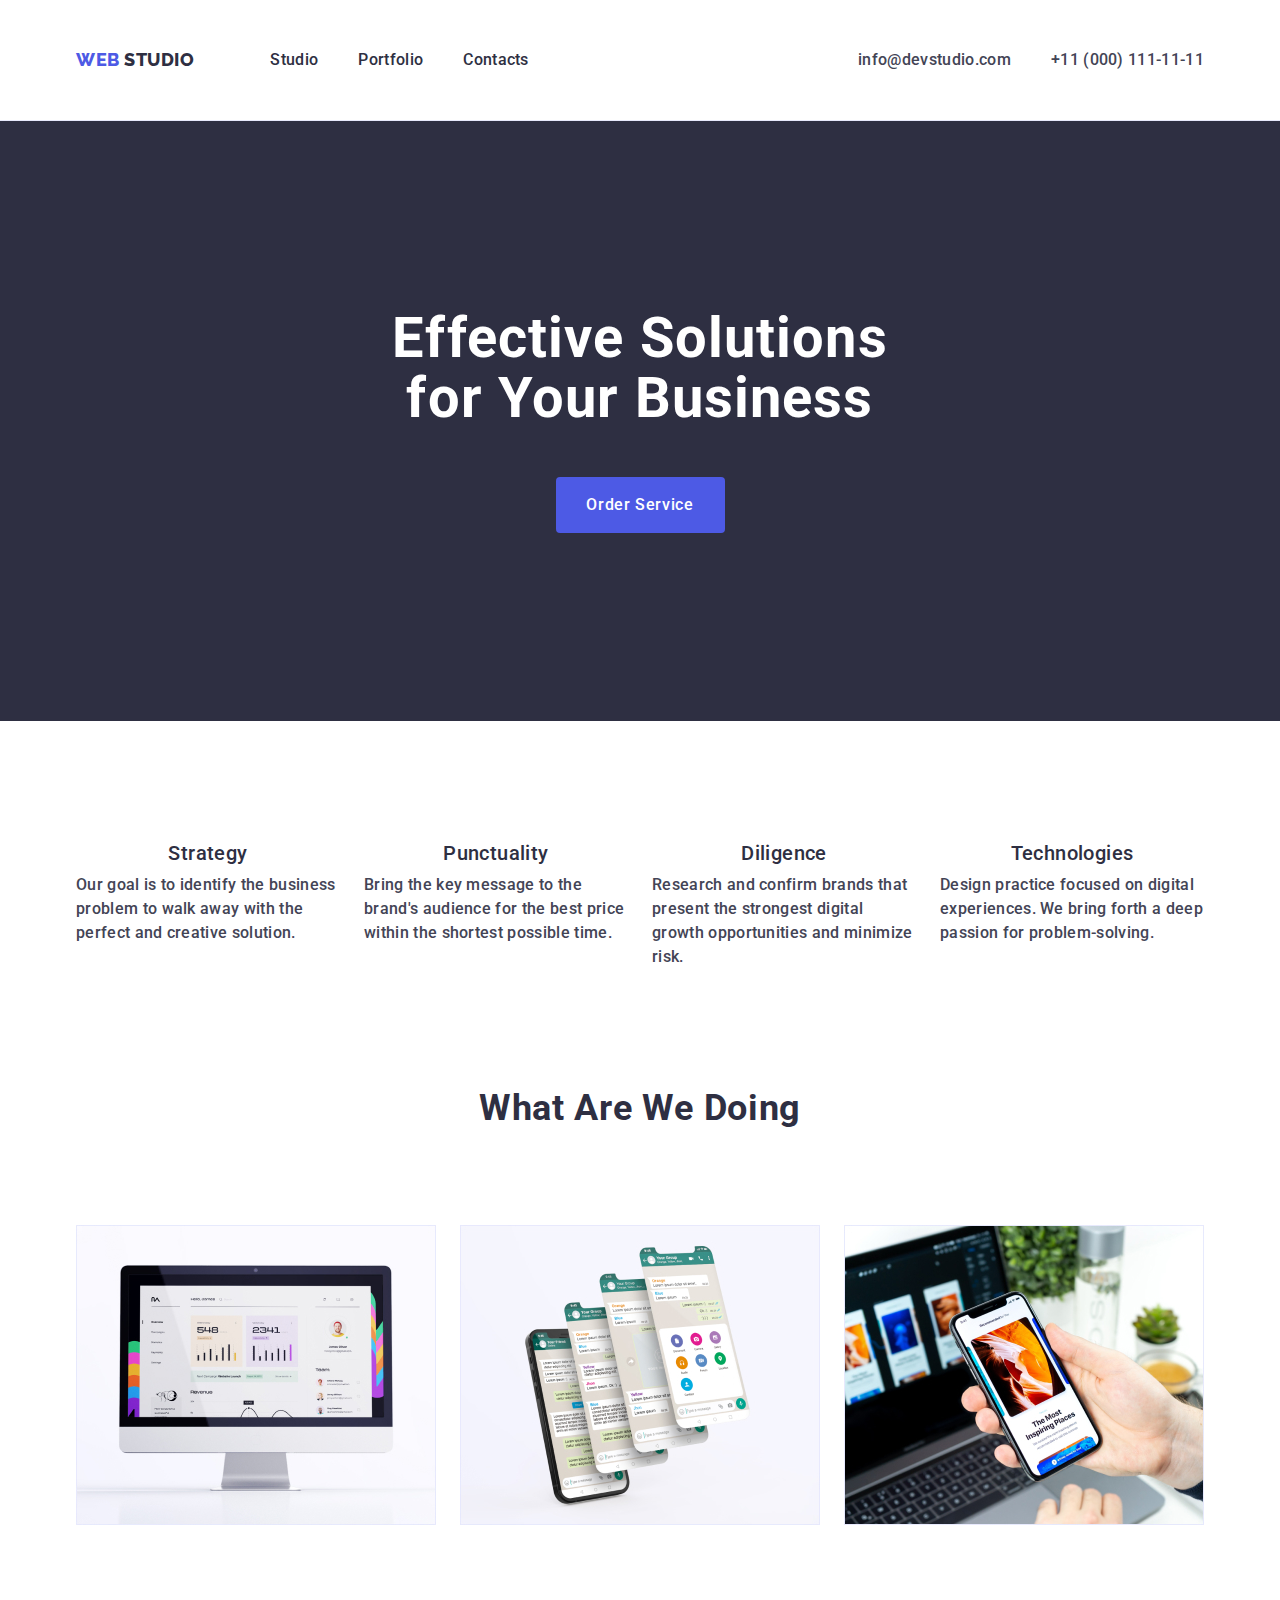
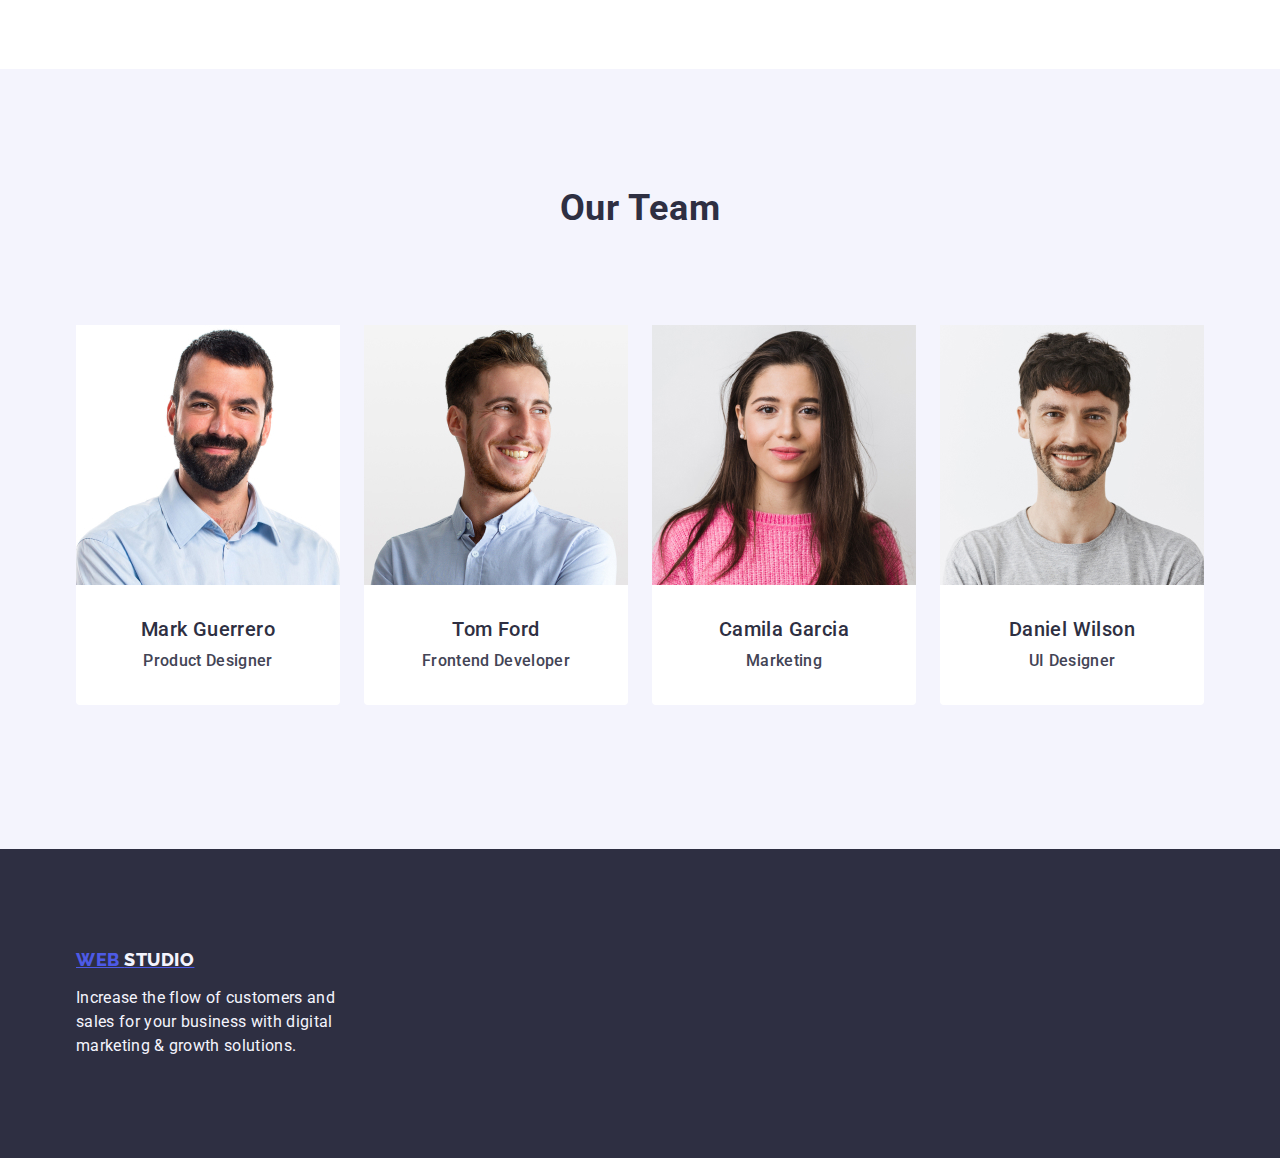
<file: index.html>
<!DOCTYPE html>
<html lang="en">
<head>
    <meta charset="UTF-8">
    <meta name="viewport" content="width=device-width, initial-scale=1.0">
    <title>Document</title>
    <link rel="stylesheet" href="https://cdnjs.cloudflare.com/ajax/libs/modern-normalize/1.0.0/modern-normalize.min.css" /> 
    <link rel="preconnect" href="https://fonts.googleapis.com">
    <link rel="preconnect" href="https://fonts.gstatic.com" crossorigin>
    <link href="https://fonts.googleapis.com/css2?family=Raleway:wght@800&family=Roboto:wght@300&display=swap"
        rel="stylesheet">
        <link href="https://fonts.googleapis.com/css2?family=Roboto:wght@400;500;700;900&display=swap" rel="stylesheet">
     <link rel="stylesheet" href="./css/styles.css"/>
</head>
<body>
    <header class="page-header"> 
        <div class="container allincontainer">
        <nav class="nav">
            <a href="./index.html" class="logo link">Web <span class="studio-header">Studio</span></a>
            <ul class="list">
                <li>
                    <a href="./index.html" class="list link">Studio</a>
                </li>
                <li>
                    <a href="./portfolio.html" class="list link">Portfolio</a>
                </li>
                <li>
                    <a href="" class="list link">Contacts</a>
                </li>
            </ul>
        </nav>
         <address class="address">
                <ul class="list">
                    <li>
                        <a href="mailto:info@devstudio.com" class="menu link">info@devstudio.com</a>
                    </li>
                    <li>
                        <a href="tel:+110001111111" class="menu link">+11 (000) 111-11-11</a>
                    </li>
                </ul>
            </address>
        </div>
    </header> 
<main>
    <section class="section">
        <div class="container effective">
        <h1 class ="solution">Effective Solutions 
            for Your Business</h1>
            <button type="button" class="button">Order Service</button>
        </div>
            </section>
            <section class="section-two">
                <div class="container">
            <h2 class="visually-hidden">Terms</h2>
            <ul class="list list-strategy">

           <li class="firstpoint"> 
            <h3 class="terms">Strategy</h3>
            <p class= "business">Our goal is to identify the business problem to walk away with the perfect and creative solution.</p>
            </li>
        
       
           <li class= "firstpoint"> 
            <h3 class="terms">Punctuality</h3>
           <p class= "business">Bring the key message to the brand's audience for the best price within the shortest possible time.</p>
        </li>
        
        
        
            <li class= "firstpoint">
                <h3 class="terms">Diligence</h3>
           <p class= "business">Research and confirm brands that present the strongest digital growth opportunities and minimize risk.</p> 
            </li>
        
        
            <li class= "firstpoint">
                <h3 class="terms">Technologies</h3>
            <p class= "business">Design practice focused on digital experiences. We bring forth a deep passion for problem-solving.</p>
            </li>
        </ul>
        </div>
</section>
        <section class="section-three">
            <div class="container screens ">
            <h2 class="whatwedo ">What are we doing</h2>
            <ul class="list list-whatwedo">
            <li class="whatwedo-photos"><img src="./images/img1.jpg.jpg" alt="monitor photo" width="360" height="300"/></li>
            <li class="whatwedo-photos"><img src="./images/img2.jpg" alt="telephone with many screen shots" width="360" height="300" /></li>
           <li class="whatwedo-photos"><img src="./images/img3.jpg" alt="telephone in hand" width="360" height="300"/></li>
            </ul>
            </div>
        </section>
        <section class="sectionourteam">
            <div class="container studioteam">
        <h2 class="whatwedo" >Our Team</h2>
        
        <ul class="list list-ourteam">
            <li class="mark">
                <img  src="./images/beardman.jpg" alt="Mr Mark Guerrero" width="264" height="260"/>
                <div class="container-worker">
                    <h3 class="terms">Mark Guerrero</h3>
                    <p class="menu">Product Designer</p>
                </div>
            </li >
            <li class="mark">
                <img src="./images/smilingguy.jpg" alt="smiling young guy" width="264" height="260"/>
                <div class="container-worker">
                    <h3 class="terms">Tom Ford</h3>
                    <p class="menu" >Frontend Developer</p>
                </div>
        </li>
          <li class="mark">
            <img src="./images/prettywoman.jpg" alt="pretty woman" width="264" height="260" />
            <div class="container-worker">
                <h3 class="terms">Camila Garcia</h3>
                <p class="menu">Marketing</p>  
          </div> 
    </li>
        <li class="mark">
            <img src="./images/maningreytshirt.jpg" alt="man in grey shirt" width="264" height="260" />
            <div class="container-worker">
                <h3 class="terms">Daniel Wilson</h3>
                <p class="menu">UI Designer</p>
            </div>
        </li>
        </ul>
        </div>
         </section>   
        </main>

        <footer class="footer">
            <div class="container">
            <a href="./index.html" class="link-footer logo">Web <span class="studio-footer">Studio</span></a>  
            
            <p class="footer-section">
                Increase the flow of customers and
                 sales for your business with digital
                marketing & growth solutions.
            </p>
            </div>
        </footer>
        </body>
        </html>
</file>
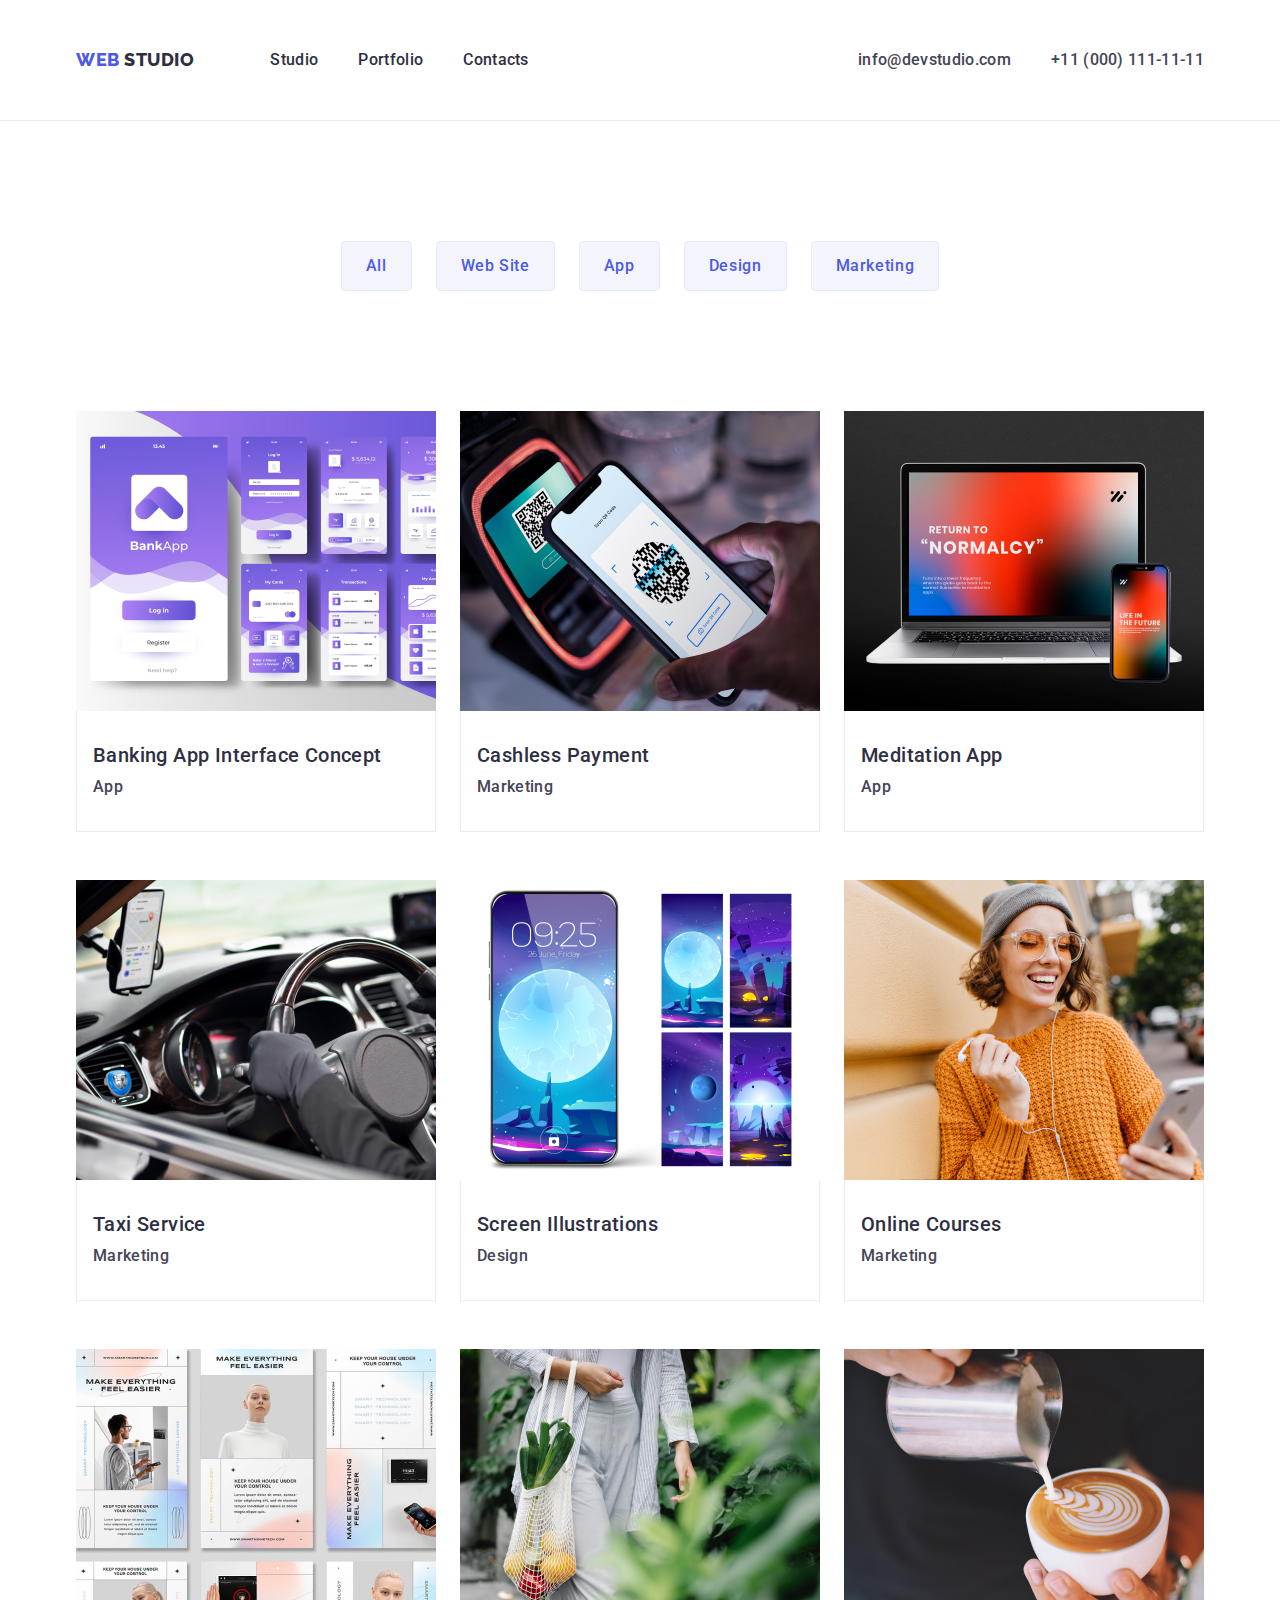
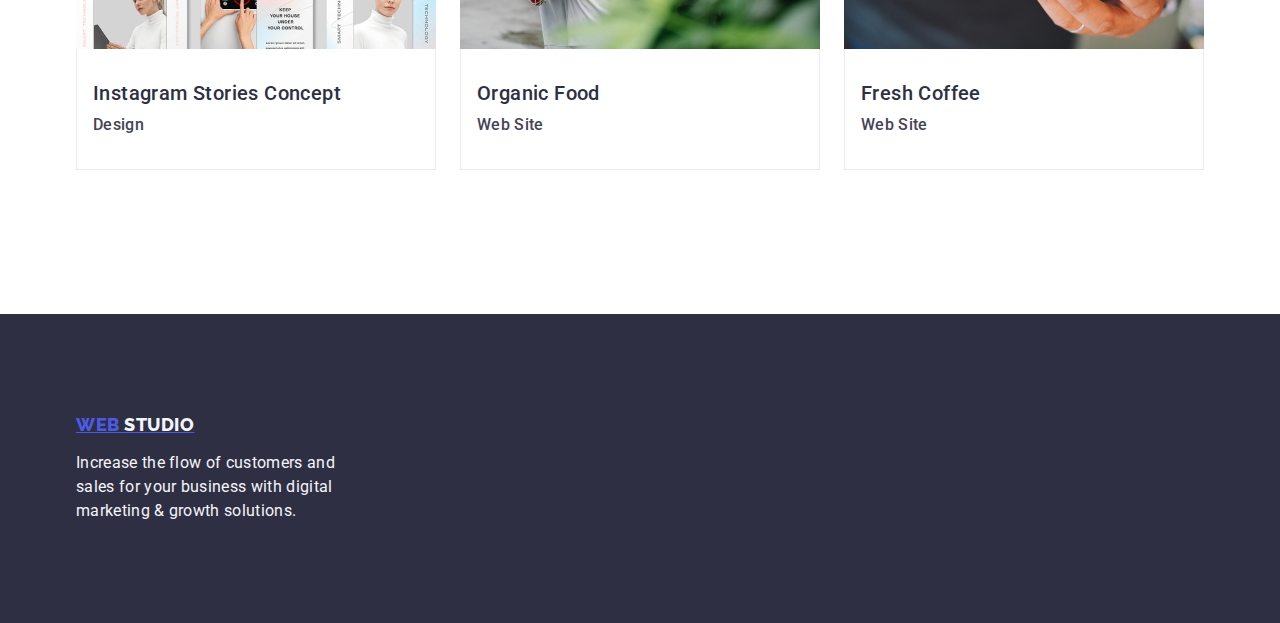
<file: portfolio.html>
<!DOCTYPE html>
<html lang="en">

<head>
    <meta charset="UTF-8">
    <meta name="viewport" content="width=device-width, initial-scale=1.0">
    <title>Document</title>
    <link rel="stylesheet"
        href="https://cdnjs.cloudflare.com/ajax/libs/modern-normalize/1.0.0/modern-normalize.min.css" />
    <link rel="preconnect" href="https://fonts.googleapis.com">
    <link rel="preconnect" href="https://fonts.gstatic.com" crossorigin>
    <link href="https://fonts.googleapis.com/css2?family=Raleway:wght@800&family=Roboto:wght@300&display=swap"
        rel="stylesheet">
    <link href="https://fonts.googleapis.com/css2?family=Roboto:wght@400;500;700;900&display=swap" rel="stylesheet">
    <link rel="stylesheet" href="./css/styles.css" />
</head>

<body>
    <header class="page-header">
        <div class="container allincontainer">
            <nav class="nav">
                <a href="./index.html" class="logo link">Web <span class="studio-header">Studio</span></a>
                <ul class="list">
                    <li>
                        <a href="./index.html" class="list link">Studio</a>
                    </li>
                    <li>
                        <a href="./portfolio.html" class="list link">Portfolio</a>
                    </li>
                    <li>
                        <a href="" class="list link">Contacts</a>
                    </li>
                </ul>
            </nav>
            <address class="address">
                <ul class="list">
                    <li>
                        <a href="mailto:info@devstudio.com" class="menu link">info@devstudio.com</a>
                    </li>
                    <li>
                        <a href="tel:+110001111111" class="menu link">+11 (000) 111-11-11</a>
                    </li>
                </ul>
            </address>
        </div>
    </header>
        <main> 
        <section class="sectionforportfolio">
            <div class="container aplications">
            <h1 class="visually-hidden">Portfolio</h1>
            <ul class="list list-portfolio">
        <li>
            <button type="button" class="filter-button">All</button>
            </li>
            <li>
            <button type="button" class="filter-button">Web Site</button>
            </li>
            <li>
            <button type="button" class="filter-button">App</button>
            </li>
            <li>
            <button type="button" class="filter-button">Design</button>
            </li>
            <li>
            <button type="button" class="filter-button">Marketing</button> 
            </li>
            </ul>
            <ul class="list list-of-apss"> 
                <li class="porfolio-phone-app">
                    <a href="#" class="link">
                        
                    <img  src="./images/bankapp.jpg" alt="phone screens with bank application" width="360" height="300" />
                    <div class="container-app">
                <h2 class="bankingapp">Banking App Interface Concept</h2>
                <p class="phoneapp">App</p>
                </div>
                </a>
                </li>
                <li class="porfolio-phone-app">
                    <a href="#" class="link">
                    <img src="./images/cashlespaymetn.jpg" alt="phone using for payment by qr code" width="360" height="300" />
                <div class="container-app">
                <h2 class="bankingapp">Cashless Payment</h2>
                <p class="phoneapp">Marketing</p>
                </div>
                </a>
                </li>
                <li class="porfolio-phone-app">
                <a href="#" class="link">
                    <img src="./images/meditaionapp.jpg" alt="laptop and phone with meditation app on screen" width="360" height="300" />
                    <div class="container-app">
                <h2 class="bankingapp">Meditation App</h2>
                <p class="phoneapp">App</p>
                </div>
                </a>
                </li>
                <li class="porfolio-phone-app">
                    <a href="#" class="link">
                    <img src="./images/taxiservice.jpg" alt="person behind the car wheel using a taxi app" width="360" height="300" />
                    <div class="container-app">
                <h2 class="bankingapp">Taxi Service</h2>
                <p class="phoneapp">Marketing</p>
                </div>
                </a>
                </li>
                <li class="porfolio-phone-app">
                    <a href="#" class="link">
                    <img src="./images/screenilusion.jpg" alt="few mode of phone screen" width="360" height="300" />
                    <div class="container-app">
                <h2 class="bankingapp">Screen Illustrations</h2>
                <p class="phoneapp">Design</p>
                </div>
                </a>
                </li>
                <li class="porfolio-phone-app">
                    <a href="#" class="link">
                    <img src="./images/onlinecourses.jpg" alt="woman listening to the course on headphone from the phone" width="360" height="300" />
                    <div class="container-app">
                <h2 class="bankingapp">Online Courses</h2>
                <p class="phoneapp">Marketing</p>
                </div>
                </a>
                </li>
                <li class="porfolio-phone-app">
                    <a href="#" class="link">
                    <img src="./images/instastories.jpg" alt="few  shots of instagram concept stories" width="360" height="300" />
                    <div class="container-app">
                <h2 class="bankingapp">Instagram Stories Concept</h2>
                <p class="phoneapp">Design</p>
                </div>
                </a>
                </li>
                <li class="porfolio-phone-app">
                    <a href="#" class="link">
                    <img src="./images/organicfood.jpg" alt="fruits and vegetables in a bag carried by a person" width="360" height="300" />
                    <div class="container-app">
                <h2 class="bankingapp">Organic Food</h2>
                <p class="phoneapp">Web Site</p>
                </div>
                </a>
                </li>
                <li class="porfolio-phone-app">
                    <a href="#" class="link">
                    <img src="./images/freshcoffe.jpg" alt="coffe prepering" width="360" height="300" />
                    <div class="container-app">
                <h2 class="bankingapp">Fresh Coffee</h2>
                <p class="phoneapp">Web Site</p>
                </div>
                </a>
                </li>
            </ul>
            </div>
            </section>
        </main>
        
        <footer class="footer">
            <div class="container">
            <a href="./index.html" class="link-footer logo">Web <span class="studio-footer">Studio</span></a>  
            
            <p class="footer-section">
                Increase the flow of customers and
                sales for your business with digital
                marketing & growth solutions.
            </p>
            </div>
        </footer>
    </body>
    </html>
</file>
<file: css/styles.css>
* {
    box-sizing: border-box;
    margin: 0;
    padding: 0;
}
body {
    font-family: 'Roboto', sans-serif;
    color: #434455;
    background-color: #FFFFFF;
}
:root{
    --brand-color:var(--brand-color)
}
img{
    display: block;
}
.logo { 
    font-family: 'Raleway', sans-serif;
    font-weight: 800;
    font-size: 18px;
    line-height: 1.17;
    letter-spacing: 0.03em;
    text-transform: uppercase;
    color: #4d5ae5; 
    margin-right: 76px;

    
}
.link{
    text-decoration: none;
   
    
}

span{
    color:#2e2f42;
}
.list{
font-weight: 500;
font-size: 16px;
line-height: 1.5;
letter-spacing: 0.02em;
color:#2e2f42;
display: flex;
gap: 40px;
list-style: none;
padding: 24px 0;

}
.list.link:hover,
.list.link:focus {
    color: #404bbf;
}
address{
    font-style: normal; 

}
.allincontainer{
    margin-left: auto;
    align-items: center;
    padding: 24px 0;
    display: flex;
}
.address{
      margin-left: auto;
    align-items: center;
}

.menu{
    color: #434455;
    font-size: 16px;
        line-height: 1.5;
        letter-spacing: 0.02em;
        text-align: center;
        
        

}
.menu.link:hover,
.menu.link:focus {
    color: #404bbf;

}
.section{
    background-color: #2e2f42;
    padding: 188px 0;
}

.effective {
        justify-content: center;
        flex-direction: column;
        align-items: center;
        gap: 48px;
    display: flex;
}



.solution{
    font-size: 56px;
    line-height: 1.07;
    text-align: center;
    letter-spacing: 0.02em;
    color: #ffffff;
    max-width: 496px;
    
}
.button{
    background-color: #4D5AE5;
    font-family: 'Roboto', sans-serif;
    font-weight: 500;
    font-size: 16px;
    line-height: 1.5;
    letter-spacing: 0.04em;
    color: #ffffff;
    cursor: pointer;
    display: block;
    min-width: 169px;
    height: 56px;
    border: none;
    border-radius: 4px;

}
 .button:hover,
 .button:focus{
   background-color: #404bbf;
}
.terms{
    font-weight: 500;
    font-size: 20px;
    line-height: 1.2;
    letter-spacing: 0.02em;
    margin-bottom: 8px;
    text-align: center;
    
    
}
.business{
    font-size: 16px;
    line-height: 1.5;
    letter-spacing: 0.02em;
    color: #434455
}
.whatwedo{
    font-size: 36px;
    line-height: 1.11;
    text-align: center;
    letter-spacing: 0.02em;
    text-transform: capitalize;
    color: #2e2f42;
    margin-bottom: 72px;
}
.screens{
    flex-direction: column;
    align-items: center;
    padding: auto;
}
.sectionourteam{
    background-color: #F4F4FD;
    padding: 120px 0;
}
.studioteam {
    flex-direction: column;

}

.mark{
    background-color: #FFFFFF;
    width: calc((100% - 72px) / 4);
    border-radius: 0px 0px 4px 4px;
    
}

.filter-button{
    font-family: 'Roboto', sans-serif;
    font-weight: 500;
    font-size: 16px;
    line-height:1.5;
    letter-spacing: 0.04em;
    color: #4d5ae5;
    background-color: #F4F4FD;
    cursor: pointer;
    padding: 12px 24px;
    border: 1px solid #e7e9fc;
    border-radius: 4px;

}
.filter-button:hover,
.filter-button:focus{
 color: #FFFFFF;
 background-color: #404BBF;
 border: 1px solid transparent;
}
.bankingapp{
    font-weight: 500;
    font-size: 20px;
    line-height: 1.2;
    letter-spacing: 0.02em;
    color: #2e2f42;
    margin-bottom: 8px
}
.phoneapp{
   font-size: 16px;
   line-height: 1.5;
   letter-spacing: 0.02em;
   color:#434455;
}
.footer{
    background-color: #2e2f42;
    padding: 100px 0;
    
}
.studio-footer{
    color: #F4F4FD
}
.footer-section{
    line-height: 1.5;
    color:#F4F4FD;
    letter-spacing: 0.02em;
    max-width: 264px;
}
.page-header{
    border-bottom: 1px solid #e7e9fc;
    
} 
.container{ 
    
    width: 1158px;
        margin: 0 auto;
        padding: 0 15px;
}

.nav{
    display:flex;
    align-items: center;
}
.section-two{
    padding: 120px 0;
}
.aplications{
    flex-wrap: wrap;
    justify-content: center;
    
}
.visually-hidden{
    position: absolute;
    width: 1px;
    height: 1px;
    margin: -1px;
    border: 0;
    padding: 0;
    white-space: nowrap;
    clip-path: inset(100%);
    clip: rect(0 0 0 0);
    overflow: hidden;
}
.list-strategy{
    gap: 24px;
    margin: 0;
    padding: 0;
}   
.firstpoint{
   width:calc((100% - 72px) / 4);
}


.section-three {
    padding-bottom: 120px;
}
.list-whatwedo{
    gap: 24px;
}
.whatwedo-photos{
    width: calc((100% - 48px) / 3);
}
.list-ourteam{
    gap: 24px
}
.container-worker{
    padding: 32px 0px;
}
.sectionforportfolio{
    padding-top: 96px;
    padding-bottom: 120px;
}
.list-portfolio{
    justify-content: center;
    gap: 24px;
    margin-bottom: 72px;
   
}
.list-of-apss{
    flex-wrap: wrap;
    column-gap: 24px;
    row-gap: 48px;
    
}
.porfolio-phone-app{
    width: calc((100% - 48px) / 3);
}
.container-app{
    padding: 32px 16px;
    border: 1px solid #e7e9fc;
    border-top: none;
}

.link-footer{
 margin-bottom: 16px;
 display: inline-block;
 
}
</file>
